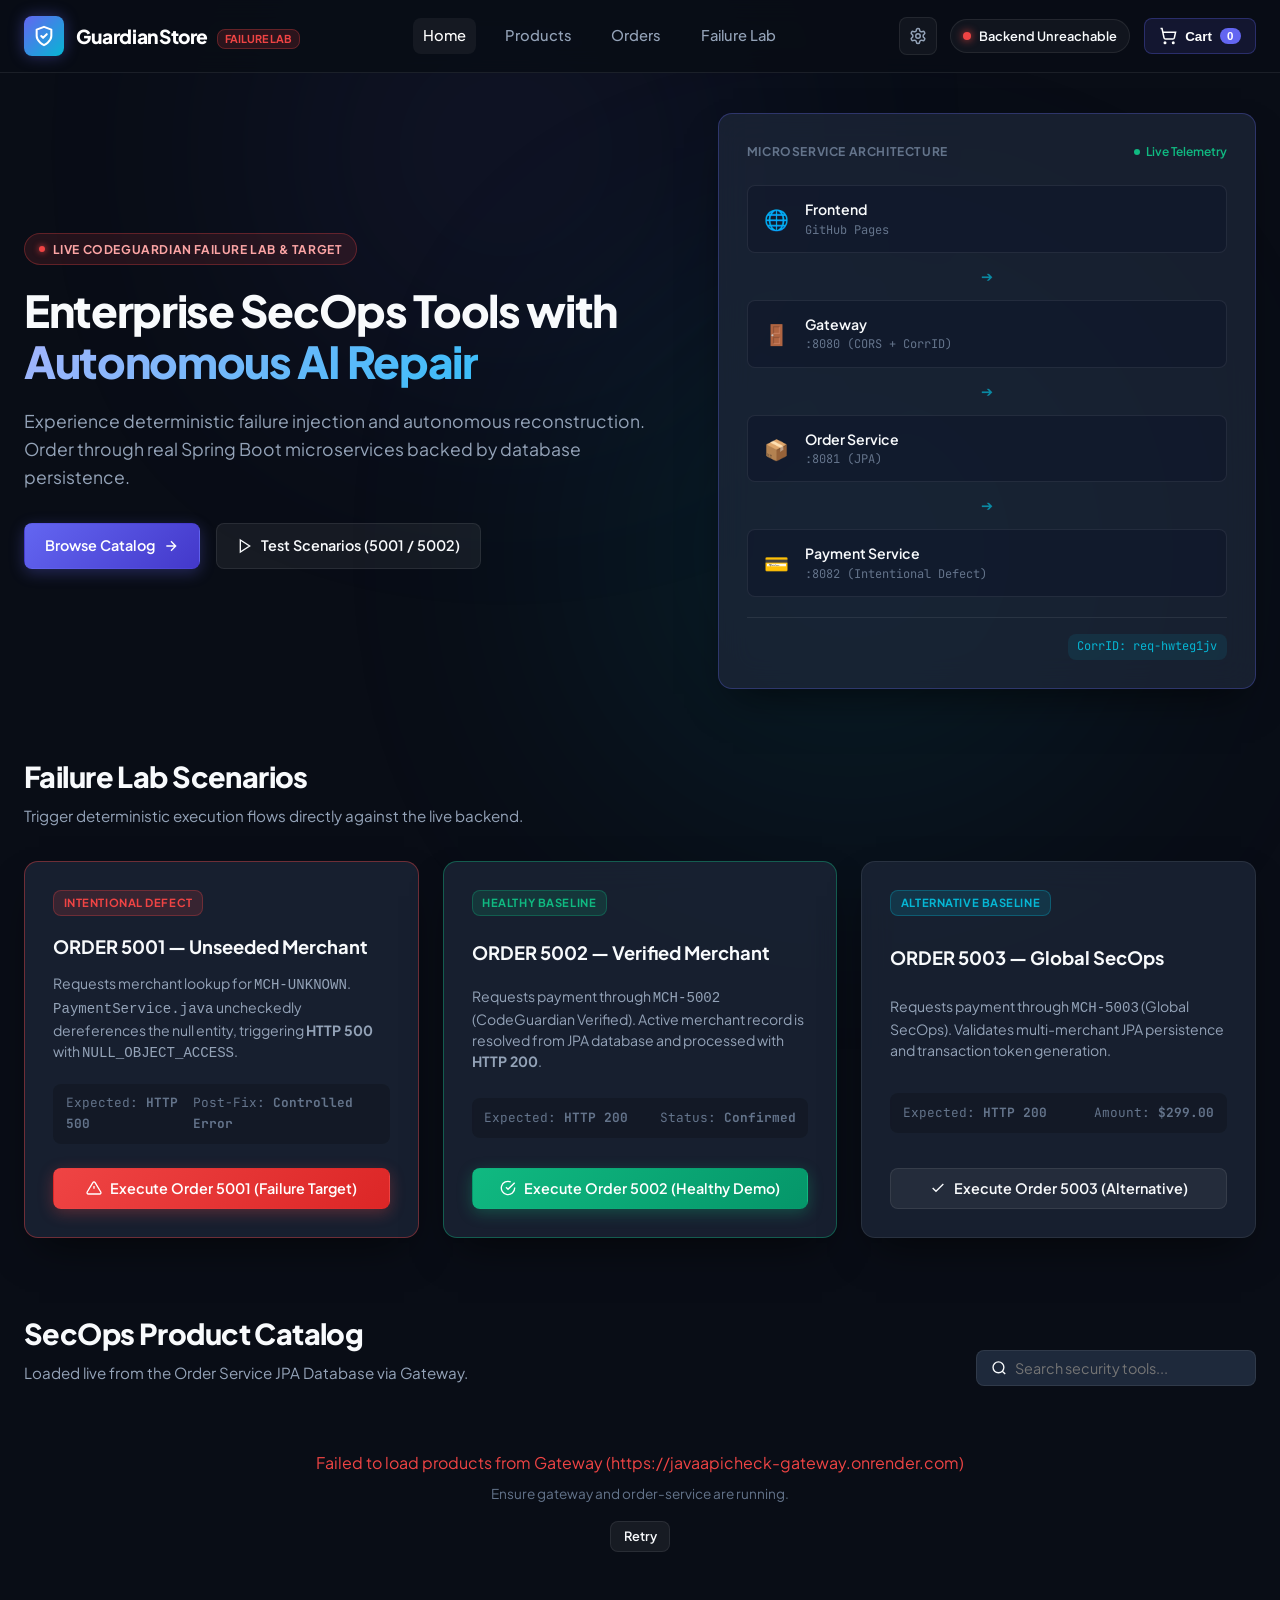
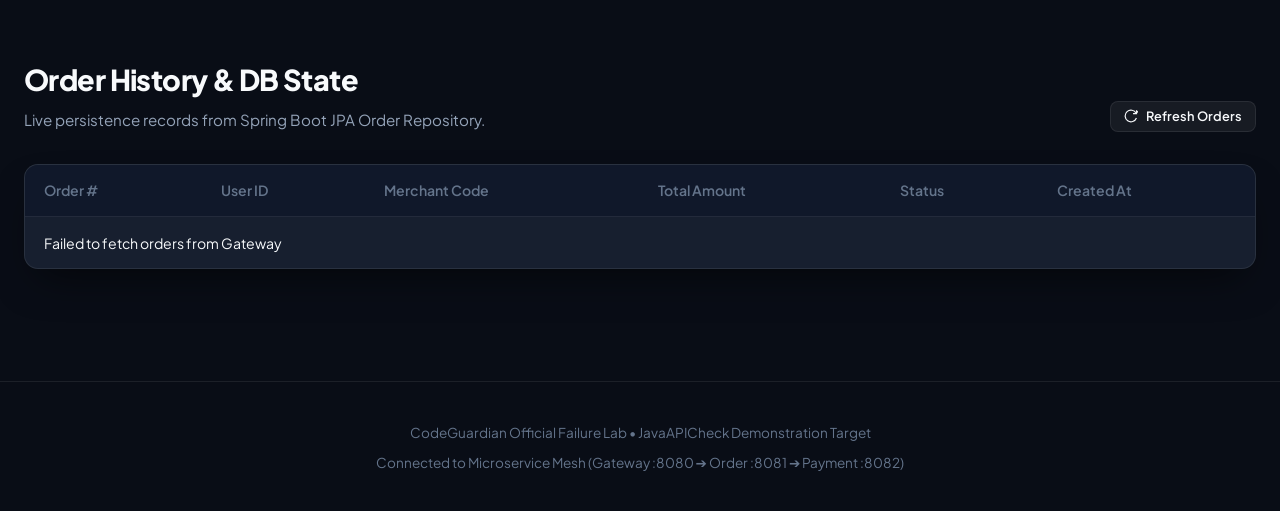
<file: frontend/index.html>
<!DOCTYPE html>
<html lang="en">
<head>
    <meta charset="UTF-8">
    <meta name="viewport" content="width=device-width, initial-scale=1.0">
    <title>CodeGuardian Failure Lab — SecOps Microservice Store</title>
    <link rel="preconnect" href="https://fonts.googleapis.com">
    <link rel="preconnect" href="https://fonts.gstatic.com" crossorigin>
    <link href="https://fonts.googleapis.com/css2?family=Plus+Jakarta+Sans:wght@300;400;500;600;700;800&family=JetBrains+Mono:wght@400;500;600&display=swap" rel="stylesheet">
    <link rel="stylesheet" href="styles.css">
</head>
<body>
    <!-- Background Glow Elements -->
    <div class="bg-glow bg-glow-1"></div>
    <div class="bg-glow bg-glow-2"></div>

    <!-- Top Navigation -->
    <header class="navbar">
        <div class="nav-container">
            <div class="brand">
                <div class="brand-icon">
                    <svg width="22" height="22" viewBox="0 0 24 24" fill="none" stroke="currentColor" stroke-width="2.2" stroke-linecap="round" stroke-linejoin="round">
                        <path d="M12 22s8-4 8-10V5l-8-3-8 3v7c0 6 8 10 8 10z"/>
                        <path d="m9 12 2 2 4-4"/>
                    </svg>
                </div>
                <div class="brand-text">
                    <span class="brand-title">GuardianStore</span>
                    <span class="brand-badge">Failure Lab</span>
                </div>
            </div>

            <nav class="nav-links">
                <a href="#hero" class="nav-link active" data-nav="home">Home</a>
                <a href="#products-section" class="nav-link" data-nav="products">Products</a>
                <a href="#orders-section" class="nav-link" data-nav="orders">Orders</a>
                <a href="#scenarios-section" class="nav-link" data-nav="scenarios">Failure Lab</a>
            </nav>

            <div class="nav-actions">
                <!-- Backend Endpoint Switcher -->
                <button id="config-btn" class="icon-btn" title="Backend API Configuration">
                    <svg width="18" height="18" viewBox="0 0 24 24" fill="none" stroke="currentColor" stroke-width="2"><path d="M12.22 2h-.44a2 2 0 0 0-2 2v.18a2 2 0 0 1-1 1.73l-.43.25a2 2 0 0 1-2 0l-.15-.08a2 2 0 0 0-2.73.73l-.22.38a2 2 0 0 0 .73 2.73l.15.1a2 2 0 0 1 1 1.72v.51a2 2 0 0 1-1 1.74l-.15.09a2 2 0 0 0-.73 2.73l.22.38a2 2 0 0 0 2.73.73l.15-.08a2 2 0 0 1 2 0l.43.25a2 2 0 0 1 1 1.73V20a2 2 0 0 0 2 2h.44a2 2 0 0 0 2-2v-.18a2 2 0 0 1 1-1.73l.43-.25a2 2 0 0 1 2 0l.15.08a2 2 0 0 0 2.73-.73l.22-.39a2 2 0 0 0-.73-2.73l-.15-.08a2 2 0 0 1-1-1.74v-.5a2 2 0 0 1 1-1.74l.15-.09a2 2 0 0 0 .73-2.73l-.22-.38a2 2 0 0 0-2.73-.73l-.15.08a2 2 0 0 1-2 0l-.43-.25a2 2 0 0 1-1-1.73V4a2 2 0 0 0-2-2z"/><circle cx="12" cy="12" r="3"/></svg>
                </button>

                <!-- Health Status Badge -->
                <div class="health-pill" id="health-pill" title="Aggregate Gateway & Microservice Health">
                    <span class="health-dot" id="health-dot"></span>
                    <span class="health-text" id="health-text">Connecting...</span>
                </div>

                <!-- Cart Button -->
                <button id="cart-toggle-btn" class="cart-btn">
                    <svg width="18" height="18" viewBox="0 0 24 24" fill="none" stroke="currentColor" stroke-width="2"><circle cx="8" cy="21" r="1"/><circle cx="19" cy="21" r="1"/><path d="M2.05 2.05h2l2.66 12.42a2 2 0 0 0 2 1.58h9.78a2 2 0 0 0 1.95-1.57l1.65-7.43H5.12"/></svg>
                    <span>Cart</span>
                    <span id="cart-count-badge" class="cart-count">0</span>
                </button>
            </div>
        </div>
    </header>

    <!-- Main Container -->
    <main class="main-content">
        <!-- Hero Section -->
        <section id="hero" class="hero-section">
            <div class="hero-content">
                <div class="hero-tag">
                    <span class="tag-pulse"></span>
                    LIVE CODEGUARDIAN FAILURE LAB &amp; TARGET
                </div>
                <h1 class="hero-title">
                    Enterprise SecOps Tools with <span class="gradient-text">Autonomous AI Repair</span>
                </h1>
                <p class="hero-subtitle">
                    Experience deterministic failure injection and autonomous reconstruction. Order through real Spring Boot microservices backed by database persistence.
                </p>
                
                <div class="hero-actions">
                    <a href="#products-section" class="btn btn-primary">
                        Browse Catalog
                        <svg width="16" height="16" viewBox="0 0 24 24" fill="none" stroke="currentColor" stroke-width="2"><path d="M5 12h14M12 5l7 7-7 7"/></svg>
                    </a>
                    <a href="#scenarios-section" class="btn btn-secondary">
                        <svg width="16" height="16" viewBox="0 0 24 24" fill="none" stroke="currentColor" stroke-width="2"><polygon points="5 3 19 12 5 21 5 3"/></svg>
                        Test Scenarios (5001 / 5002)
                    </a>
                </div>
            </div>

            <!-- Architecture Diagram Micro-Card -->
            <div class="hero-card glass-panel">
                <div class="card-header">
                    <span class="card-label">MICROSERVICE ARCHITECTURE</span>
                    <span class="live-indicator"><span class="dot green"></span> Live Telemetry</span>
                </div>
                <div class="arch-flow">
                    <div class="arch-node">
                        <span class="node-icon">🌐</span>
                        <div class="node-meta">
                            <span class="node-name">Frontend</span>
                            <span class="node-sub">GitHub Pages</span>
                        </div>
                    </div>
                    <div class="arch-arrow">➔</div>
                    <div class="arch-node">
                        <span class="node-icon">🚪</span>
                        <div class="node-meta">
                            <span class="node-name">Gateway</span>
                            <span class="node-sub">:8080 (CORS + CorrID)</span>
                        </div>
                    </div>
                    <div class="arch-arrow">➔</div>
                    <div class="arch-node">
                        <span class="node-icon">📦</span>
                        <div class="node-meta">
                            <span class="node-name">Order Service</span>
                            <span class="node-sub">:8081 (JPA)</span>
                        </div>
                    </div>
                    <div class="arch-arrow">➔</div>
                    <div class="arch-node" id="payment-node">
                        <span class="node-icon">💳</span>
                        <div class="node-meta">
                            <span class="node-name">Payment Service</span>
                            <span class="node-sub">:8082 (Intentional Defect)</span>
                        </div>
                    </div>
                </div>
                <div class="arch-footer">
                    <span class="corr-badge" id="live-corr-id">Correlation: X-Request-ID active</span>
                </div>
            </div>
        </section>

        <!-- Quick Demo Scenarios Launcher -->
        <section id="scenarios-section" class="section">
            <div class="section-header">
                <div>
                    <h2 class="section-title">Failure Lab Scenarios</h2>
                    <p class="section-desc">Trigger deterministic execution flows directly against the live backend.</p>
                </div>
            </div>

            <div class="scenarios-grid">
                <!-- Scenario 5001 (Deterministic Failure) -->
                <div class="scenario-card glass-panel border-danger">
                    <div class="scenario-badge badge-danger">INTENTIONAL DEFECT</div>
                    <h3 class="scenario-title">ORDER 5001 — Unseeded Merchant</h3>
                    <p class="scenario-desc">
                        Requests merchant lookup for <code>MCH-UNKNOWN</code>. <code>PaymentService.java</code> uncheckedly dereferences the null entity, triggering <strong>HTTP 500</strong> with <code>NULL_OBJECT_ACCESS</code>.
                    </p>
                    <div class="scenario-meta">
                        <span>Expected: <strong>HTTP 500</strong></span>
                        <span>Post-Fix: <strong>Controlled Error</strong></span>
                    </div>
                    <button class="btn btn-danger btn-block" onclick="runScenario('5001')">
                        <svg width="16" height="16" viewBox="0 0 24 24" fill="none" stroke="currentColor" stroke-width="2"><path d="M10.29 3.86L1.82 18a2 2 0 0 0 1.71 3h16.94a2 2 0 0 0 1.71-3L13.71 3.86a2 2 0 0 0-3.42 0z"/><line x1="12" y1="9" x2="12" y2="13"/><line x1="12" y1="17" x2="12.01" y2="17"/></svg>
                        Execute Order 5001 (Failure Target)
                    </button>
                </div>

                <!-- Scenario 5002 (Healthy Success) -->
                <div class="scenario-card glass-panel border-success">
                    <div class="scenario-badge badge-success">HEALTHY BASELINE</div>
                    <h3 class="scenario-title">ORDER 5002 — Verified Merchant</h3>
                    <p class="scenario-desc">
                        Requests payment through <code>MCH-5002</code> (CodeGuardian Verified). Active merchant record is resolved from JPA database and processed with <strong>HTTP 200</strong>.
                    </p>
                    <div class="scenario-meta">
                        <span>Expected: <strong>HTTP 200</strong></span>
                        <span>Status: <strong>Confirmed</strong></span>
                    </div>
                    <button class="btn btn-success btn-block" onclick="runScenario('5002')">
                        <svg width="16" height="16" viewBox="0 0 24 24" fill="none" stroke="currentColor" stroke-width="2"><path d="M22 11.08V12a10 10 0 1 1-5.93-9.14"/><polyline points="22 4 12 14.01 9 11.01"/></svg>
                        Execute Order 5002 (Healthy Demo)
                    </button>
                </div>

                <!-- Scenario 5003 (Healthy Alternative) -->
                <div class="scenario-card glass-panel">
                    <div class="scenario-badge badge-info">ALTERNATIVE BASELINE</div>
                    <h3 class="scenario-title">ORDER 5003 — Global SecOps</h3>
                    <p class="scenario-desc">
                        Requests payment through <code>MCH-5003</code> (Global SecOps). Validates multi-merchant JPA persistence and transaction token generation.
                    </p>
                    <div class="scenario-meta">
                        <span>Expected: <strong>HTTP 200</strong></span>
                        <span>Amount: <strong>$299.00</strong></span>
                    </div>
                    <button class="btn btn-secondary btn-block" onclick="runScenario('5003')">
                        <svg width="16" height="16" viewBox="0 0 24 24" fill="none" stroke="currentColor" stroke-width="2"><polyline points="20 6 9 17 4 12"/></svg>
                        Execute Order 5003 (Alternative)
                    </button>
                </div>
            </div>
        </section>

        <!-- Product Catalog Section -->
        <section id="products-section" class="section">
            <div class="section-header">
                <div>
                    <h2 class="section-title">SecOps Product Catalog</h2>
                    <p class="section-desc">Loaded live from the Order Service JPA Database via Gateway.</p>
                </div>

                <!-- Real-time Search Box -->
                <div class="search-bar">
                    <svg width="18" height="18" viewBox="0 0 24 24" fill="none" stroke="currentColor" stroke-width="2"><circle cx="11" cy="11" r="8"/><line x1="21" y1="21" x2="16.65" y2="16.65"/></svg>
                    <input type="text" id="product-search-input" placeholder="Search security tools...">
                    <button id="clear-search-btn" class="search-clear hidden">&times;</button>
                </div>
            </div>

            <!-- Products Grid Container -->
            <div id="products-grid" class="products-grid">
                <div class="loading-spinner">Loading product catalog from backend...</div>
            </div>
        </section>

        <!-- Orders History Section -->
        <section id="orders-section" class="section">
            <div class="section-header">
                <div>
                    <h2 class="section-title">Order History &amp; DB State</h2>
                    <p class="section-desc">Live persistence records from Spring Boot JPA Order Repository.</p>
                </div>
                <button class="btn btn-secondary btn-sm" onclick="loadOrders()">
                    <svg width="14" height="14" viewBox="0 0 24 24" fill="none" stroke="currentColor" stroke-width="2"><path d="M21.5 2v6h-6M21.34 15.57a10 10 0 1 1-.57-8.38l5.67-5.19"/></svg>
                    Refresh Orders
                </button>
            </div>

            <div class="orders-table-wrapper glass-panel">
                <table class="data-table">
                    <thead>
                        <tr>
                            <th>Order #</th>
                            <th>User ID</th>
                            <th>Merchant Code</th>
                            <th>Total Amount</th>
                            <th>Status</th>
                            <th>Created At</th>
                        </tr>
                    </thead>
                    <tbody id="orders-tbody">
                        <tr><td colspan="6" class="text-center">Loading orders from backend...</td></tr>
                    </tbody>
                </table>
            </div>
        </section>
    </main>

    <!-- Cart Drawer Modal -->
    <div id="cart-drawer" class="drawer-overlay hidden">
        <div class="drawer-panel glass-panel">
            <div class="drawer-header">
                <h3>Shopping Cart</h3>
                <button id="cart-close-btn" class="icon-btn">&times;</button>
            </div>

            <div id="cart-items-container" class="cart-items">
                <div class="empty-cart">Your cart is empty. Add products from the catalog above!</div>
            </div>

            <div class="drawer-footer">
                <div class="cart-summary">
                    <div class="summary-row">
                        <span>Subtotal</span>
                        <span id="cart-subtotal">$0.00</span>
                    </div>
                    <div class="summary-row total">
                        <span>Total</span>
                        <span id="cart-total">$0.00</span>
                    </div>
                </div>

                <div class="checkout-actions">
                    <button id="checkout-normal-btn" class="btn btn-success btn-block" onclick="checkoutCart('MCH-5002')">
                        Proceed to Checkout (Verified Merchant)
                    </button>
                    <button id="checkout-bug-btn" class="btn btn-danger btn-block" onclick="checkoutCart('MCH-UNKNOWN')">
                        Checkout with Unknown Merchant (Trigger Bug)
                    </button>
                </div>
            </div>
        </div>
    </div>

    <!-- Backend Configuration Modal -->
    <div id="config-modal" class="modal-overlay hidden">
        <div class="modal-card glass-panel">
            <div class="modal-header">
                <h3>Backend API Configuration</h3>
                <button id="config-close-btn" class="icon-btn">&times;</button>
            </div>
            <div class="modal-body">
                <p class="text-muted">Configure the public Gateway URL for static GitHub Pages deployment.</p>
                <div class="form-group">
                    <label for="gateway-url-input">Gateway Base URL</label>
                    <input type="text" id="gateway-url-input" class="form-input" value="http://localhost:8080" placeholder="http://localhost:8080">
                </div>
                <div class="form-group">
                    <label for="codeguardian-url-input">CodeGuardian IDE URL</label>
                    <input type="text" id="codeguardian-url-input" class="form-input" value="http://localhost:5173" placeholder="http://localhost:5173">
                </div>
            </div>
            <div class="modal-footer">
                <button class="btn btn-secondary" onclick="resetConfig()">Reset Default</button>
                <button class="btn btn-primary" onclick="saveConfig()">Save &amp; Connect</button>
            </div>
        </div>
    </div>

    <!-- Live Failure Diagnosis Modal -->
    <div id="failure-modal" class="modal-overlay hidden">
        <div class="modal-card glass-panel failure-modal-card">
            <div class="failure-header">
                <div class="failure-icon-wrap">
                    <svg width="28" height="28" viewBox="0 0 24 24" fill="none" stroke="#ef4444" stroke-width="2.5"><circle cx="12" cy="12" r="10"/><line x1="15" y1="9" x2="9" y2="15"/><line x1="9" y1="9" x2="15" y2="15"/></svg>
                </div>
                <div>
                    <h2 class="failure-title">PAYMENT FAILED</h2>
                    <p class="failure-subtitle">We couldn't complete your order.</p>
                </div>
            </div>

            <div class="failure-status-bar">
                <div class="status-chip http-chip" id="failure-http-status">HTTP 500</div>
                <div class="status-chip error-chip" id="failure-error-code">NULL_OBJECT_ACCESS</div>
                <div class="status-chip req-chip" id="failure-req-id">Request ID: req-demo</div>
            </div>

            <div class="failure-message-box" id="failure-message">
                Payment processing failed because merchant data was unavailable
            </div>

            <!-- Expandable Technical Details Accordion -->
            <div class="accordion">
                <button class="accordion-toggle" id="tech-details-toggle" onclick="toggleTechDetails()">
                    <span>View technical details</span>
                    <svg id="tech-accordion-icon" width="16" height="16" viewBox="0 0 24 24" fill="none" stroke="currentColor" stroke-width="2"><polyline points="6 9 12 15 18 9"/></svg>
                </button>
                <div class="accordion-content hidden" id="tech-details-content">
                    <div class="tech-grid">
                        <div class="tech-item">
                            <span class="tech-label">Timestamp:</span>
                            <span class="tech-val" id="tech-timestamp">-</span>
                        </div>
                        <div class="tech-item">
                            <span class="tech-label">Request ID:</span>
                            <span class="tech-val" id="tech-request-id">-</span>
                        </div>
                        <div class="tech-item">
                            <span class="tech-label">Endpoint:</span>
                            <span class="tech-val" id="tech-endpoint">/checkout</span>
                        </div>
                        <div class="tech-item">
                            <span class="tech-label">HTTP Status:</span>
                            <span class="tech-val" id="tech-status">500</span>
                        </div>
                        <div class="tech-item">
                            <span class="tech-label">Error Code:</span>
                            <span class="tech-val" id="tech-code">NULL_OBJECT_ACCESS</span>
                        </div>
                        <div class="tech-item">
                            <span class="tech-label">Service:</span>
                            <span class="tech-val" id="tech-service">payment-service</span>
                        </div>
                        <div class="tech-item">
                            <span class="tech-label">Exception:</span>
                            <span class="tech-val" id="tech-exception">NullPointerException</span>
                        </div>
                        <div class="tech-item">
                            <span class="tech-label">Source File:</span>
                            <span class="tech-val highlight" id="tech-file">PaymentService.java</span>
                        </div>
                        <div class="tech-item">
                            <span class="tech-label">Source Line:</span>
                            <span class="tech-val highlight" id="tech-line">24</span>
                        </div>
                    </div>
                </div>
            </div>

            <!-- Action Buttons -->
            <div class="failure-actions">
                <button class="btn btn-secondary" id="copy-details-btn" onclick="copyFailureDetails()">
                    <svg width="16" height="16" viewBox="0 0 24 24" fill="none" stroke="currentColor" stroke-width="2"><rect x="9" y="9" width="13" height="13" rx="2" ry="2"/><path d="M5 15H4a2 2 0 0 1-2-2V4a2 2 0 0 1 2-2h9a2 2 0 0 1 2 2v1"/></svg>
                    Copy failure details
                </button>
                <button class="btn btn-primary" id="cg-investigate-btn" onclick="openCodeGuardianInvestigation()">
                    <svg width="16" height="16" viewBox="0 0 24 24" fill="none" stroke="currentColor" stroke-width="2"><path d="M12 22s8-4 8-10V5l-8-3-8 3v7c0 6 8 10 8 10z"/><polyline points="9 12 11 14 15 10"/></svg>
                    Investigate with CodeGuardian
                </button>
                <button class="btn btn-ghost" onclick="closeFailureModal()">Dismiss</button>
            </div>
        </div>
    </div>

    <!-- Success Modal -->
    <div id="success-modal" class="modal-overlay hidden">
        <div class="modal-card glass-panel success-modal-card">
            <div class="success-header">
                <div class="success-icon-wrap">
                    <svg width="28" height="28" viewBox="0 0 24 24" fill="none" stroke="#22c55e" stroke-width="2.5"><path d="M22 11.08V12a10 10 0 1 1-5.93-9.14"/><polyline points="22 4 12 14.01 9 11.01"/></svg>
                </div>
                <div>
                    <h2 class="success-title">ORDER CONFIRMED</h2>
                    <p class="success-subtitle" id="success-order-num">Order successfully completed</p>
                </div>
            </div>
            <div class="success-body">
                <div class="success-meta-row">
                    <span>Transaction Status</span>
                    <span class="badge badge-success">HTTP 200 OK / SUCCESS</span>
                </div>
                <div class="success-meta-row">
                    <span>Correlation ID</span>
                    <code id="success-corr-id">-</code>
                </div>
            </div>
            <div class="modal-footer">
                <button class="btn btn-primary btn-block" onclick="closeSuccessModal()">Continue Shopping</button>
            </div>
        </div>
    </div>

    <!-- Toast Notification -->
    <div id="toast" class="toast hidden"></div>

    <!-- Footer -->
    <footer class="footer">
        <div class="footer-container">
            <p>CodeGuardian Official Failure Lab • JavaAPICheck Demonstration Target</p>
            <p class="text-muted">Connected to Microservice Mesh (Gateway :8080 ➔ Order :8081 ➔ Payment :8082)</p>
        </div>
    </footer>

    <script src="app.js"></script>
</body>
</html>
</file>
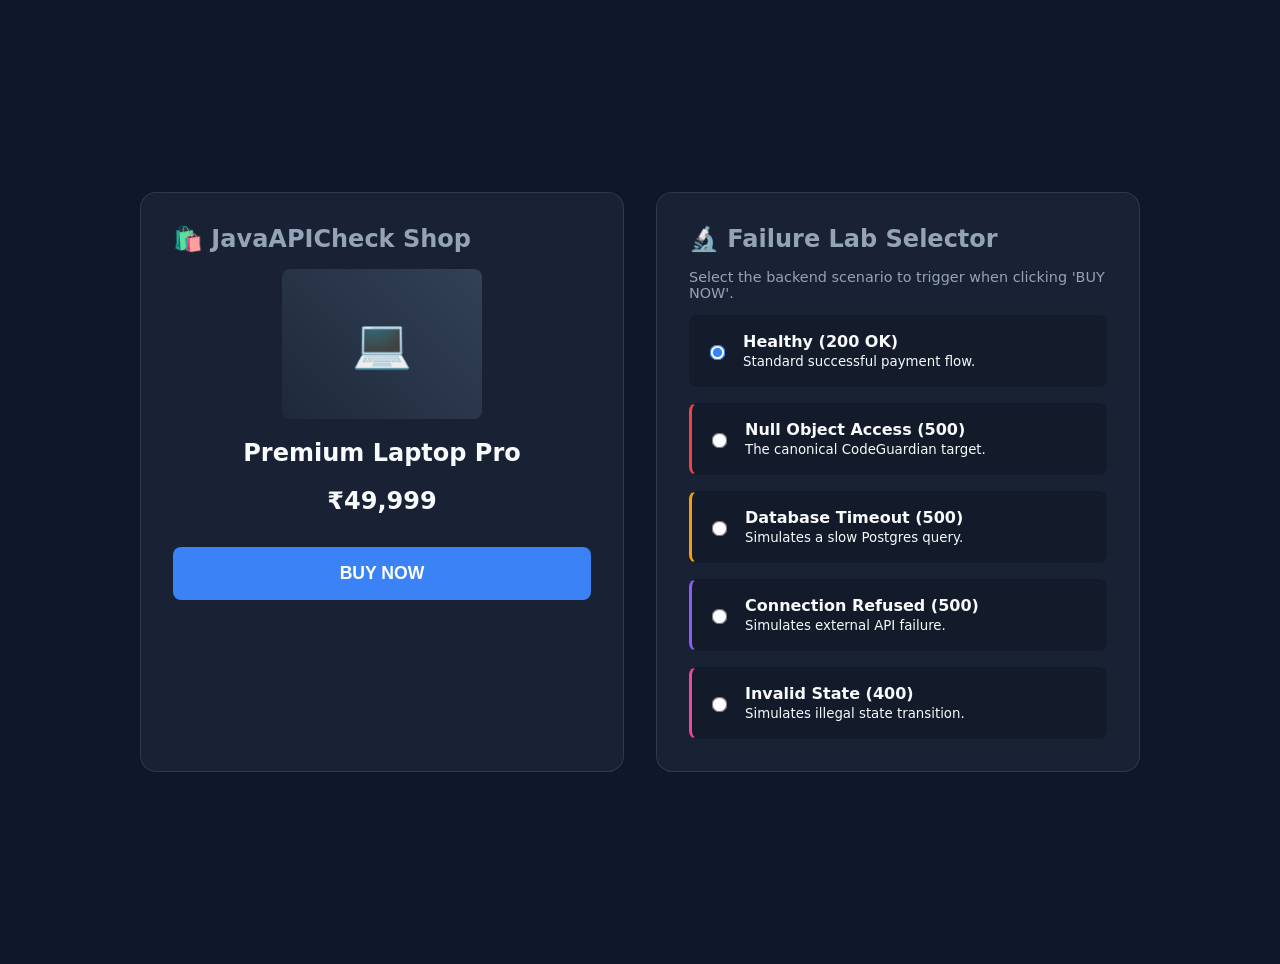
<file: gateway/src/main/resources/static/index.html>
<!DOCTYPE html>
<html lang="en">
<head>
    <meta charset="UTF-8">
    <meta name="viewport" content="width=device-width, initial-scale=1.0">
    <title>JavaAPICheck Shop - Failure Lab</title>
    <style>
        :root {
            --bg-color: #0f172a;
            --text-color: #f8fafc;
            --card-bg: rgba(30, 41, 59, 0.7);
            --primary: #3b82f6;
            --danger: #ef4444;
            --success: #10b981;
        }
        body {
            font-family: 'Inter', system-ui, sans-serif;
            background: var(--bg-color);
            color: var(--text-color);
            margin: 0;
            padding: 2rem;
            display: flex;
            justify-content: center;
            align-items: center;
            min-height: 100vh;
        }
        .container {
            display: grid;
            grid-template-columns: 1fr 1fr;
            gap: 2rem;
            max-width: 1000px;
            width: 100%;
        }
        .card {
            background: var(--card-bg);
            border-radius: 16px;
            padding: 2rem;
            backdrop-filter: blur(12px);
            border: 1px solid rgba(255,255,255,0.1);
        }
        h1 { margin-top: 0; font-size: 1.5rem; color: #94a3b8; }
        .product {
            text-align: center;
            margin-bottom: 2rem;
        }
        .product-img {
            width: 200px;
            height: 150px;
            background: linear-gradient(45deg, #1e293b, #334155);
            border-radius: 8px;
            margin: 0 auto 1rem;
            display: flex;
            align-items: center;
            justify-content: center;
            font-size: 3rem;
        }
        .price { font-size: 1.5rem; font-weight: bold; margin: 1rem 0; }
        .btn {
            background: var(--primary);
            color: white;
            border: none;
            padding: 1rem 2rem;
            border-radius: 8px;
            font-size: 1.1rem;
            font-weight: bold;
            cursor: pointer;
            width: 100%;
            transition: all 0.2s;
        }
        .btn:hover { background: #2563eb; transform: translateY(-2px); }
        .btn.danger { background: var(--danger); }
        .btn.success { background: var(--success); }
        
        .lab-options {
            display: flex;
            flex-direction: column;
            gap: 1rem;
        }
        .radio-label {
            display: flex;
            align-items: center;
            gap: 1rem;
            padding: 1rem;
            background: rgba(0,0,0,0.2);
            border-radius: 8px;
            cursor: pointer;
            border: 1px solid transparent;
        }
        .radio-label:hover { border-color: rgba(255,255,255,0.2); }
        input[type="radio"] { accent-color: var(--primary); transform: scale(1.2); }
        
        #status-modal {
            display: none;
            position: fixed;
            top: 0; left: 0; right: 0; bottom: 0;
            background: rgba(0,0,0,0.8);
            backdrop-filter: blur(8px);
            align-items: center;
            justify-content: center;
            z-index: 1000;
        }
        .status-content {
            background: var(--card-bg);
            padding: 3rem;
            border-radius: 16px;
            text-align: center;
            max-width: 400px;
            border: 1px solid rgba(255,255,255,0.1);
        }
        .status-icon { font-size: 4rem; margin-bottom: 1rem; }
        .error-details {
            margin-top: 1.5rem;
            padding: 1rem;
            background: rgba(0,0,0,0.3);
            border-radius: 8px;
            font-family: monospace;
            text-align: left;
            color: #ef4444;
            font-size: 0.9rem;
        }
    </style>
</head>
<body>

    <div class="container">
        <!-- Shop View -->
        <div class="card">
            <h1>🛍️ JavaAPICheck Shop</h1>
            <div class="product">
                <div class="product-img">💻</div>
                <h2>Premium Laptop Pro</h2>
                <div class="price">₹49,999</div>
            </div>
            <button class="btn" onclick="checkout()">BUY NOW</button>
        </div>

        <!-- Failure Lab Panel -->
        <div class="card">
            <h1>🔬 Failure Lab Selector</h1>
            <p style="color: #94a3b8; font-size: 0.9rem;">Select the backend scenario to trigger when clicking 'BUY NOW'.</p>
            
            <div class="lab-options">
                <label class="radio-label">
                    <input type="radio" name="scenario" value="5002" checked>
                    <div>
                        <strong>Healthy (200 OK)</strong><br>
                        <small>Standard successful payment flow.</small>
                    </div>
                </label>
                <label class="radio-label" style="border-left: 3px solid #ef4444;">
                    <input type="radio" name="scenario" value="5001">
                    <div>
                        <strong>Null Object Access (500)</strong><br>
                        <small>The canonical CodeGuardian target.</small>
                    </div>
                </label>
                <label class="radio-label" style="border-left: 3px solid #f59e0b;">
                    <input type="radio" name="scenario" value="5003">
                    <div>
                        <strong>Database Timeout (500)</strong><br>
                        <small>Simulates a slow Postgres query.</small>
                    </div>
                </label>
                <label class="radio-label" style="border-left: 3px solid #8b5cf6;">
                    <input type="radio" name="scenario" value="5004">
                    <div>
                        <strong>Connection Refused (500)</strong><br>
                        <small>Simulates external API failure.</small>
                    </div>
                </label>
                <label class="radio-label" style="border-left: 3px solid #ec4899;">
                    <input type="radio" name="scenario" value="5006">
                    <div>
                        <strong>Invalid State (400)</strong><br>
                        <small>Simulates illegal state transition.</small>
                    </div>
                </label>
            </div>
        </div>
    </div>

    <!-- Status Modal -->
    <div id="status-modal">
        <div class="status-content">
            <div id="status-icon" class="status-icon">⏳</div>
            <h2 id="status-title">Processing Order...</h2>
            <p id="status-message">Please wait.</p>
            <div id="error-box" class="error-details" style="display: none;"></div>
            <button id="close-btn" class="btn" style="margin-top: 2rem; display: none;" onclick="closeModal()">Close</button>
        </div>
    </div>

    <script>
        async function checkout() {
            const scenario = document.querySelector('input[name="scenario"]:checked').value;
            const modal = document.getElementById('status-modal');
            const icon = document.getElementById('status-icon');
            const title = document.getElementById('status-title');
            const msg = document.getElementById('status-message');
            const errBox = document.getElementById('error-box');
            const closeBtn = document.getElementById('close-btn');

            // Reset modal
            icon.textContent = '⏳';
            title.textContent = 'Processing Order...';
            msg.textContent = 'Please wait while we secure your payment.';
            errBox.style.display = 'none';
            closeBtn.style.display = 'none';
            modal.style.display = 'flex';

            try {
                const response = await fetch('/checkout', {
                    method: 'POST',
                    headers: { 'Content-Type': 'application/json' },
                    body: JSON.stringify({
                        userId: 101,
                        orderId: parseInt(scenario),
                        amount: 49999.0
                    })
                });

                const data = await response.json().catch(() => ({}));

                if (response.ok) {
                    icon.textContent = '✅';
                    title.textContent = 'Order Successful!';
                    msg.textContent = 'Your payment was processed securely.';
                } else {
                    icon.textContent = '❌';
                    title.textContent = 'ORDER FAILED';
                    msg.textContent = 'Unable to complete your order.';
                    
                    errBox.style.display = 'block';
                    errBox.innerHTML = `
                        <strong>HTTP ${response.status}</strong><br>
                        Error: ${data.errorCode || 'UNKNOWN_ERROR'}<br>
                        Message: ${data.message || 'Server error occurred'}<br><br>
                        Reference: ${data.requestId || 'req-unknown'}
                    `;
                }
            } catch (err) {
                icon.textContent = '⚠️';
                title.textContent = 'Network Error';
                msg.textContent = 'Could not reach the server.';
            }
            closeBtn.style.display = 'block';
        }

        function closeModal() {
            document.getElementById('status-modal').style.display = 'none';
        }
    </script>
</body>
</html>
</file>
<file: frontend/styles.css>
:root {
    --bg-primary: #090d16;
    --bg-secondary: #0f172a;
    --bg-surface: #1e293b;
    --bg-card: rgba(30, 41, 59, 0.7);
    --border-color: rgba(255, 255, 255, 0.08);
    --border-highlight: rgba(99, 102, 241, 0.3);
    --text-primary: #f8fafc;
    --text-secondary: #94a3b8;
    --text-muted: #64748b;
    --accent-primary: #6366f1;
    --accent-hover: #4f46e5;
    --accent-cyan: #06b6d4;
    --accent-success: #10b981;
    --accent-danger: #ef4444;
    --accent-warning: #f59e0b;
    --font-main: 'Plus Jakarta Sans', system-ui, -apple-system, sans-serif;
    --font-mono: 'JetBrains Mono', monospace;
    --glass-shadow: 0 20px 40px -15px rgba(0, 0, 0, 0.6);
    --radius-sm: 8px;
    --radius-md: 14px;
    --radius-lg: 20px;
    --radius-full: 9999px;
}

* {
    box-sizing: border-box;
    margin: 0;
    padding: 0;
}

body {
    background-color: var(--bg-primary);
    color: var(--text-primary);
    font-family: var(--font-main);
    line-height: 1.6;
    min-height: 100vh;
    overflow-x: hidden;
    position: relative;
}

/* Background Atmospheric Glows */
.bg-glow {
    position: fixed;
    border-radius: 50%;
    filter: blur(140px);
    pointer-events: none;
    z-index: 0;
    opacity: 0.25;
}

.bg-glow-1 {
    width: 500px;
    height: 500px;
    background: radial-gradient(circle, var(--accent-primary) 0%, transparent 70%);
    top: -100px;
    left: 20%;
}

.bg-glow-2 {
    width: 600px;
    height: 600px;
    background: radial-gradient(circle, var(--accent-cyan) 0%, transparent 70%);
    bottom: 50px;
    right: 10%;
}

/* Glass Panel Utility */
.glass-panel {
    background: var(--bg-card);
    backdrop-filter: blur(16px);
    -webkit-backdrop-filter: blur(16px);
    border: 1px solid var(--border-color);
    border-radius: var(--radius-md);
    box-shadow: var(--glass-shadow);
}

/* Navigation Bar */
.navbar {
    position: sticky;
    top: 0;
    z-index: 100;
    background: rgba(9, 13, 22, 0.85);
    backdrop-filter: blur(12px);
    border-bottom: 1px solid var(--border-color);
}

.nav-container {
    max-width: 1280px;
    margin: 0 auto;
    padding: 1rem 1.5rem;
    display: flex;
    align-items: center;
    justify-content: space-between;
    gap: 1.5rem;
}

.brand {
    display: flex;
    align-items: center;
    gap: 0.75rem;
    cursor: pointer;
}

.brand-icon {
    width: 40px;
    height: 40px;
    background: linear-gradient(135deg, var(--accent-primary), var(--accent-cyan));
    border-radius: var(--radius-sm);
    display: flex;
    align-items: center;
    justify-content: center;
    color: #fff;
    box-shadow: 0 0 15px rgba(99, 102, 241, 0.4);
}

.brand-title {
    font-size: 1.2rem;
    font-weight: 800;
    letter-spacing: -0.02em;
    color: #fff;
}

.brand-badge {
    font-size: 0.68rem;
    font-weight: 700;
    text-transform: uppercase;
    background: rgba(239, 68, 68, 0.15);
    color: var(--accent-danger);
    border: 1px solid rgba(239, 68, 68, 0.3);
    padding: 0.15rem 0.45rem;
    border-radius: var(--radius-sm);
    margin-left: 0.35rem;
}

.nav-links {
    display: flex;
    gap: 1.25rem;
}

.nav-link {
    color: var(--text-secondary);
    text-decoration: none;
    font-size: 0.92rem;
    font-weight: 500;
    transition: color 0.2s ease;
    padding: 0.4rem 0.6rem;
    border-radius: var(--radius-sm);
}

.nav-link:hover, .nav-link.active {
    color: #fff;
    background: rgba(255, 255, 255, 0.05);
}

.nav-actions {
    display: flex;
    align-items: center;
    gap: 0.85rem;
}

/* Health Pill */
.health-pill {
    display: flex;
    align-items: center;
    gap: 0.5rem;
    padding: 0.35rem 0.75rem;
    background: rgba(255, 255, 255, 0.04);
    border: 1px solid var(--border-color);
    border-radius: var(--radius-full);
    font-size: 0.8rem;
    font-weight: 600;
}

.health-dot {
    width: 8px;
    height: 8px;
    border-radius: 50%;
    background-color: var(--accent-warning);
    animation: pulseDot 2s infinite ease-in-out;
}

.health-dot.online {
    background-color: var(--accent-success);
    box-shadow: 0 0 8px var(--accent-success);
}

.health-dot.offline {
    background-color: var(--accent-danger);
    box-shadow: 0 0 8px var(--accent-danger);
}

@keyframes pulseDot {
    0%, 100% { opacity: 1; transform: scale(1); }
    50% { opacity: 0.6; transform: scale(1.15); }
}

/* Buttons */
.btn {
    display: inline-flex;
    align-items: center;
    justify-content: center;
    gap: 0.5rem;
    padding: 0.65rem 1.25rem;
    font-size: 0.9rem;
    font-weight: 600;
    font-family: inherit;
    border-radius: var(--radius-sm);
    border: 1px solid transparent;
    cursor: pointer;
    transition: all 0.2s ease;
    text-decoration: none;
}

.btn-primary {
    background: linear-gradient(135deg, var(--accent-primary), #4338ca);
    color: #fff;
    box-shadow: 0 4px 15px rgba(99, 102, 241, 0.3);
}

.btn-primary:hover {
    background: linear-gradient(135deg, #4f46e5, #3730a3);
    transform: translateY(-1px);
}

.btn-secondary {
    background: rgba(255, 255, 255, 0.06);
    color: var(--text-primary);
    border: 1px solid var(--border-color);
}

.btn-secondary:hover {
    background: rgba(255, 255, 255, 0.12);
    border-color: rgba(255, 255, 255, 0.2);
}

.btn-danger {
    background: linear-gradient(135deg, #ef4444, #dc2626);
    color: #fff;
    box-shadow: 0 4px 15px rgba(239, 68, 68, 0.3);
}

.btn-danger:hover {
    background: linear-gradient(135deg, #dc2626, #b91c1c);
}

.btn-success {
    background: linear-gradient(135deg, #10b981, #059669);
    color: #fff;
    box-shadow: 0 4px 15px rgba(16, 185, 129, 0.3);
}

.btn-success:hover {
    background: linear-gradient(135deg, #059669, #047857);
}

.btn-ghost {
    background: transparent;
    color: var(--text-secondary);
}

.btn-ghost:hover {
    color: #fff;
    background: rgba(255, 255, 255, 0.05);
}

.btn-sm {
    padding: 0.4rem 0.8rem;
    font-size: 0.8rem;
}

.btn-block {
    width: 100%;
}

.icon-btn {
    background: rgba(255, 255, 255, 0.04);
    border: 1px solid var(--border-color);
    color: var(--text-secondary);
    width: 38px;
    height: 38px;
    border-radius: var(--radius-sm);
    display: flex;
    align-items: center;
    justify-content: center;
    cursor: pointer;
    transition: all 0.2s ease;
}

.icon-btn:hover {
    background: rgba(255, 255, 255, 0.1);
    color: #fff;
}

.cart-btn {
    display: flex;
    align-items: center;
    gap: 0.5rem;
    background: rgba(99, 102, 241, 0.12);
    border: 1px solid rgba(99, 102, 241, 0.3);
    color: #fff;
    padding: 0.5rem 0.9rem;
    border-radius: var(--radius-sm);
    font-weight: 600;
    cursor: pointer;
    transition: all 0.2s ease;
}

.cart-btn:hover {
    background: rgba(99, 102, 241, 0.22);
}

.cart-count {
    background: var(--accent-primary);
    color: #fff;
    font-size: 0.72rem;
    font-weight: 700;
    padding: 0.1rem 0.45rem;
    border-radius: var(--radius-full);
}

/* Layout */
.main-content {
    max-width: 1280px;
    margin: 0 auto;
    padding: 2.5rem 1.5rem;
    position: relative;
    z-index: 1;
}

.hero-section {
    display: grid;
    grid-template-columns: 1.2fr 1fr;
    gap: 3rem;
    align-items: center;
    margin-bottom: 4rem;
}

.hero-tag {
    display: inline-flex;
    align-items: center;
    gap: 0.5rem;
    padding: 0.35rem 0.85rem;
    background: rgba(239, 68, 68, 0.12);
    border: 1px solid rgba(239, 68, 68, 0.3);
    border-radius: var(--radius-full);
    color: #fca5a5;
    font-size: 0.75rem;
    font-weight: 700;
    letter-spacing: 0.05em;
    margin-bottom: 1.25rem;
}

.tag-pulse {
    width: 6px;
    height: 6px;
    border-radius: 50%;
    background: var(--accent-danger);
    box-shadow: 0 0 6px var(--accent-danger);
}

.hero-title {
    font-size: 2.75rem;
    font-weight: 800;
    line-height: 1.15;
    letter-spacing: -0.03em;
    margin-bottom: 1.25rem;
}

.gradient-text {
    background: linear-gradient(135deg, #a5b4fc, #38bdf8);
    -webkit-background-clip: text;
    -webkit-text-fill-color: transparent;
}

.hero-subtitle {
    font-size: 1.1rem;
    color: var(--text-secondary);
    margin-bottom: 2rem;
}

.hero-actions {
    display: flex;
    gap: 1rem;
    flex-wrap: wrap;
}

/* Hero Architecture Card */
.hero-card {
    padding: 1.75rem;
    border: 1px solid var(--border-highlight);
}

.card-header {
    display: flex;
    justify-content: space-between;
    align-items: center;
    margin-bottom: 1.5rem;
}

.card-label {
    font-size: 0.75rem;
    font-weight: 700;
    letter-spacing: 0.05em;
    color: var(--text-muted);
}

.live-indicator {
    display: flex;
    align-items: center;
    gap: 0.4rem;
    font-size: 0.75rem;
    font-weight: 600;
    color: var(--accent-success);
}

.dot {
    width: 6px;
    height: 6px;
    border-radius: 50%;
}

.dot.green { background: var(--accent-success); }

.arch-flow {
    display: flex;
    flex-direction: column;
    gap: 0.75rem;
}

.arch-node {
    display: flex;
    align-items: center;
    gap: 1rem;
    background: rgba(15, 23, 42, 0.6);
    border: 1px solid var(--border-color);
    padding: 0.75rem 1rem;
    border-radius: var(--radius-sm);
    transition: border-color 0.2s;
}

.arch-node:hover {
    border-color: var(--accent-primary);
}

.node-icon { font-size: 1.25rem; }

.node-meta {
    display: flex;
    flex-direction: column;
}

.node-name {
    font-size: 0.88rem;
    font-weight: 600;
}

.node-sub {
    font-size: 0.75rem;
    color: var(--text-muted);
    font-family: var(--font-mono);
}

.arch-arrow {
    text-align: center;
    color: var(--accent-cyan);
    font-size: 0.9rem;
    opacity: 0.7;
}

.arch-footer {
    margin-top: 1.25rem;
    padding-top: 1rem;
    border-top: 1px solid var(--border-color);
    display: flex;
    justify-content: flex-end;
}

.corr-badge {
    font-size: 0.75rem;
    font-family: var(--font-mono);
    color: var(--accent-cyan);
    background: rgba(6, 182, 212, 0.1);
    padding: 0.2rem 0.6rem;
    border-radius: var(--radius-sm);
}

/* Sections */
.section {
    margin-bottom: 4.5rem;
}

.section-header {
    display: flex;
    justify-content: space-between;
    align-items: flex-end;
    margin-bottom: 2rem;
    gap: 1rem;
    flex-wrap: wrap;
}

.section-title {
    font-size: 1.8rem;
    font-weight: 800;
    letter-spacing: -0.02em;
    margin-bottom: 0.35rem;
}

.section-desc {
    color: var(--text-secondary);
    font-size: 0.95rem;
}

/* Scenarios Grid */
.scenarios-grid {
    display: grid;
    grid-template-columns: repeat(auto-fit, minmax(320px, 1fr));
    gap: 1.5rem;
}

.scenario-card {
    padding: 1.75rem;
    display: flex;
    flex-direction: column;
    justify-content: space-between;
    transition: transform 0.2s ease, border-color 0.2s ease;
}

.scenario-card:hover {
    transform: translateY(-3px);
}

.border-danger {
    border-color: rgba(239, 68, 68, 0.4);
}

.border-success {
    border-color: rgba(16, 185, 129, 0.4);
}

.scenario-badge {
    font-size: 0.7rem;
    font-weight: 700;
    letter-spacing: 0.05em;
    padding: 0.2rem 0.6rem;
    border-radius: var(--radius-sm);
    display: inline-block;
    margin-bottom: 1rem;
    width: fit-content;
}

.badge-danger {
    background: rgba(239, 68, 68, 0.15);
    color: var(--accent-danger);
    border: 1px solid rgba(239, 68, 68, 0.3);
}

.badge-success {
    background: rgba(16, 185, 129, 0.15);
    color: var(--accent-success);
    border: 1px solid rgba(16, 185, 129, 0.3);
}

.badge-info {
    background: rgba(6, 182, 212, 0.15);
    color: var(--accent-cyan);
    border: 1px solid rgba(6, 182, 212, 0.3);
}

.scenario-title {
    font-size: 1.15rem;
    font-weight: 700;
    margin-bottom: 0.75rem;
}

.scenario-desc {
    font-size: 0.88rem;
    color: var(--text-secondary);
    margin-bottom: 1.25rem;
    line-height: 1.5;
}

.scenario-meta {
    display: flex;
    justify-content: space-between;
    font-size: 0.8rem;
    color: var(--text-muted);
    font-family: var(--font-mono);
    padding: 0.6rem 0.8rem;
    background: rgba(0, 0, 0, 0.2);
    border-radius: var(--radius-sm);
    margin-bottom: 1.5rem;
}

/* Search Bar */
.search-bar {
    display: flex;
    align-items: center;
    background: var(--bg-surface);
    border: 1px solid var(--border-color);
    border-radius: var(--radius-sm);
    padding: 0.5rem 0.85rem;
    gap: 0.5rem;
    min-width: 280px;
}

.search-bar input {
    background: transparent;
    border: none;
    color: var(--text-primary);
    font-family: inherit;
    font-size: 0.9rem;
    outline: none;
    width: 100%;
}

.search-clear {
    background: transparent;
    border: none;
    color: var(--text-muted);
    cursor: pointer;
    font-size: 1.2rem;
}

/* Products Grid */
.products-grid {
    display: grid;
    grid-template-columns: repeat(auto-fill, minmax(280px, 1fr));
    gap: 1.75rem;
}

.product-card {
    display: flex;
    flex-direction: column;
    overflow: hidden;
    transition: transform 0.2s, border-color 0.2s;
}

.product-card:hover {
    transform: translateY(-4px);
    border-color: var(--border-highlight);
}

.product-img {
    height: 180px;
    width: 100%;
    object-fit: cover;
    background: #0f172a;
}

.product-body {
    padding: 1.25rem;
    display: flex;
    flex-direction: column;
    flex-grow: 1;
    justify-content: space-between;
}

.product-category {
    font-size: 0.72rem;
    font-weight: 700;
    text-transform: uppercase;
    color: var(--accent-cyan);
    margin-bottom: 0.35rem;
}

.product-name {
    font-size: 1.05rem;
    font-weight: 700;
    margin-bottom: 0.5rem;
}

.product-desc {
    font-size: 0.84rem;
    color: var(--text-secondary);
    line-height: 1.45;
    margin-bottom: 1.25rem;
}

.product-foot {
    display: flex;
    align-items: center;
    justify-content: space-between;
    margin-top: auto;
    padding-top: 1rem;
    border-top: 1px solid var(--border-color);
}

.product-price {
    font-size: 1.25rem;
    font-weight: 800;
    color: #fff;
}

/* Table */
.orders-table-wrapper {
    overflow-x: auto;
}

.data-table {
    width: 100%;
    border-collapse: collapse;
    text-align: left;
    font-size: 0.88rem;
}

.data-table th {
    padding: 0.9rem 1.2rem;
    background: rgba(15, 23, 42, 0.8);
    color: var(--text-muted);
    font-weight: 600;
    border-bottom: 1px solid var(--border-color);
}

.data-table td {
    padding: 0.9rem 1.2rem;
    border-bottom: 1px solid var(--border-color);
}

.data-table tr:last-child td {
    border-bottom: none;
}

/* Drawer / Modals */
.drawer-overlay, .modal-overlay {
    position: fixed;
    inset: 0;
    background: rgba(0, 0, 0, 0.7);
    backdrop-filter: blur(8px);
    z-index: 1000;
    display: flex;
    align-items: center;
    justify-content: center;
    opacity: 1;
    transition: opacity 0.25s ease;
}

.drawer-overlay.hidden, .modal-overlay.hidden, .hidden {
    display: none !important;
}

.drawer-panel {
    position: absolute;
    right: 0;
    top: 0;
    bottom: 0;
    width: 440px;
    max-width: 90vw;
    display: flex;
    flex-direction: column;
    border-radius: 0;
    border-left: 1px solid var(--border-color);
    padding: 1.75rem;
}

.drawer-header, .modal-header {
    display: flex;
    justify-content: space-between;
    align-items: center;
    margin-bottom: 1.5rem;
}

.cart-items {
    flex-grow: 1;
    overflow-y: auto;
    display: flex;
    flex-direction: column;
    gap: 1rem;
}

.cart-item {
    display: flex;
    justify-content: space-between;
    align-items: center;
    padding: 0.85rem;
    background: rgba(15, 23, 42, 0.6);
    border: 1px solid var(--border-color);
    border-radius: var(--radius-sm);
}

.empty-cart {
    text-align: center;
    color: var(--text-muted);
    margin: auto 0;
}

.cart-summary {
    margin-bottom: 1.5rem;
    padding-top: 1rem;
    border-top: 1px solid var(--border-color);
}

.summary-row {
    display: flex;
    justify-content: space-between;
    font-size: 0.95rem;
    margin-bottom: 0.5rem;
    color: var(--text-secondary);
}

.summary-row.total {
    font-size: 1.2rem;
    font-weight: 800;
    color: #fff;
}

.checkout-actions {
    display: flex;
    flex-direction: column;
    gap: 0.75rem;
}

/* Modal Card */
.modal-card {
    width: 520px;
    max-width: 90vw;
    padding: 2rem;
    position: relative;
    max-height: 90vh;
    overflow-y: auto;
}

/* Failure Modal Details */
.failure-modal-card {
    border-color: rgba(239, 68, 68, 0.4);
    box-shadow: 0 0 50px rgba(239, 68, 68, 0.2);
}

.failure-header {
    display: flex;
    align-items: center;
    gap: 1rem;
    margin-bottom: 1.5rem;
}

.failure-icon-wrap {
    width: 50px;
    height: 50px;
    border-radius: 50%;
    background: rgba(239, 68, 68, 0.15);
    display: flex;
    align-items: center;
    justify-content: center;
    flex-shrink: 0;
}

.failure-title {
    font-size: 1.4rem;
    font-weight: 800;
    color: #fca5a5;
    letter-spacing: -0.02em;
}

.failure-subtitle {
    color: var(--text-secondary);
    font-size: 0.95rem;
}

.failure-status-bar {
    display: flex;
    gap: 0.5rem;
    flex-wrap: wrap;
    margin-bottom: 1.25rem;
}

.status-chip {
    padding: 0.3rem 0.65rem;
    border-radius: var(--radius-sm);
    font-family: var(--font-mono);
    font-size: 0.78rem;
    font-weight: 600;
}

.http-chip {
    background: rgba(239, 68, 68, 0.2);
    color: #f87171;
    border: 1px solid rgba(239, 68, 68, 0.3);
}

.error-chip {
    background: rgba(245, 158, 11, 0.2);
    color: #fbbf24;
    border: 1px solid rgba(245, 158, 11, 0.3);
}

.req-chip {
    background: rgba(255, 255, 255, 0.05);
    color: var(--text-secondary);
    border: 1px solid var(--border-color);
}

.failure-message-box {
    padding: 0.9rem 1.1rem;
    background: rgba(0, 0, 0, 0.4);
    border: 1px solid rgba(239, 68, 68, 0.2);
    border-radius: var(--radius-sm);
    font-size: 0.9rem;
    color: #fecaca;
    margin-bottom: 1.5rem;
}

/* Accordion */
.accordion {
    border: 1px solid var(--border-color);
    border-radius: var(--radius-sm);
    margin-bottom: 1.75rem;
    overflow: hidden;
}

.accordion-toggle {
    width: 100%;
    display: flex;
    justify-content: space-between;
    align-items: center;
    padding: 0.75rem 1rem;
    background: rgba(15, 23, 42, 0.6);
    border: none;
    color: var(--text-primary);
    font-family: inherit;
    font-size: 0.88rem;
    font-weight: 600;
    cursor: pointer;
}

.accordion-content {
    padding: 1rem;
    background: rgba(0, 0, 0, 0.3);
    border-top: 1px solid var(--border-color);
}

.tech-grid {
    display: grid;
    grid-template-columns: 110px 1fr;
    gap: 0.5rem 1rem;
    font-size: 0.82rem;
    font-family: var(--font-mono);
}

.tech-label {
    color: var(--text-muted);
}

.tech-val {
    color: var(--text-primary);
    word-break: break-all;
}

.tech-val.highlight {
    color: var(--accent-cyan);
    font-weight: 600;
}

.failure-actions {
    display: flex;
    flex-direction: column;
    gap: 0.75rem;
}

/* Success Modal Details */
.success-modal-card {
    border-color: rgba(16, 185, 129, 0.4);
}

.success-header {
    display: flex;
    align-items: center;
    gap: 1rem;
    margin-bottom: 1.5rem;
}

.success-icon-wrap {
    width: 50px;
    height: 50px;
    border-radius: 50%;
    background: rgba(16, 185, 129, 0.15);
    display: flex;
    align-items: center;
    justify-content: center;
    flex-shrink: 0;
}

.success-title {
    font-size: 1.4rem;
    font-weight: 800;
    color: #86efac;
}

.success-subtitle {
    color: var(--text-secondary);
}

.success-body {
    background: rgba(0, 0, 0, 0.3);
    border: 1px solid var(--border-color);
    padding: 1.25rem;
    border-radius: var(--radius-sm);
    margin-bottom: 1.5rem;
    display: flex;
    flex-direction: column;
    gap: 0.75rem;
}

.success-meta-row {
    display: flex;
    justify-content: space-between;
    align-items: center;
    font-size: 0.88rem;
}

/* Toast */
.toast {
    position: fixed;
    bottom: 2rem;
    right: 2rem;
    padding: 0.85rem 1.4rem;
    background: var(--bg-surface);
    color: #fff;
    border: 1px solid var(--border-highlight);
    border-radius: var(--radius-sm);
    box-shadow: var(--glass-shadow);
    font-size: 0.88rem;
    font-weight: 600;
    z-index: 2000;
    transform: translateY(0);
    transition: transform 0.3s ease, opacity 0.3s ease;
}

/* Footer */
.footer {
    border-top: 1px solid var(--border-color);
    padding: 2.5rem 1.5rem;
    text-align: center;
    font-size: 0.85rem;
    color: var(--text-muted);
}

.footer-container {
    max-width: 1280px;
    margin: 0 auto;
    display: flex;
    flex-direction: column;
    gap: 0.5rem;
}

/* Form Styles */
.form-group {
    margin-bottom: 1.25rem;
}

.form-group label {
    display: block;
    font-size: 0.84rem;
    font-weight: 600;
    color: var(--text-secondary);
    margin-bottom: 0.4rem;
}

.form-input {
    width: 100%;
    padding: 0.65rem 0.9rem;
    background: var(--bg-surface);
    border: 1px solid var(--border-color);
    border-radius: var(--radius-sm);
    color: var(--text-primary);
    font-family: var(--font-mono);
    font-size: 0.88rem;
    outline: none;
}

.form-input:focus {
    border-color: var(--accent-primary);
}

/* Responsive */
@media (max-width: 900px) {
    .hero-section {
        grid-template-columns: 1fr;
        gap: 2rem;
    }
    .hero-title {
        font-size: 2.2rem;
    }
    .nav-links {
        display: none;
    }
}
</file>
